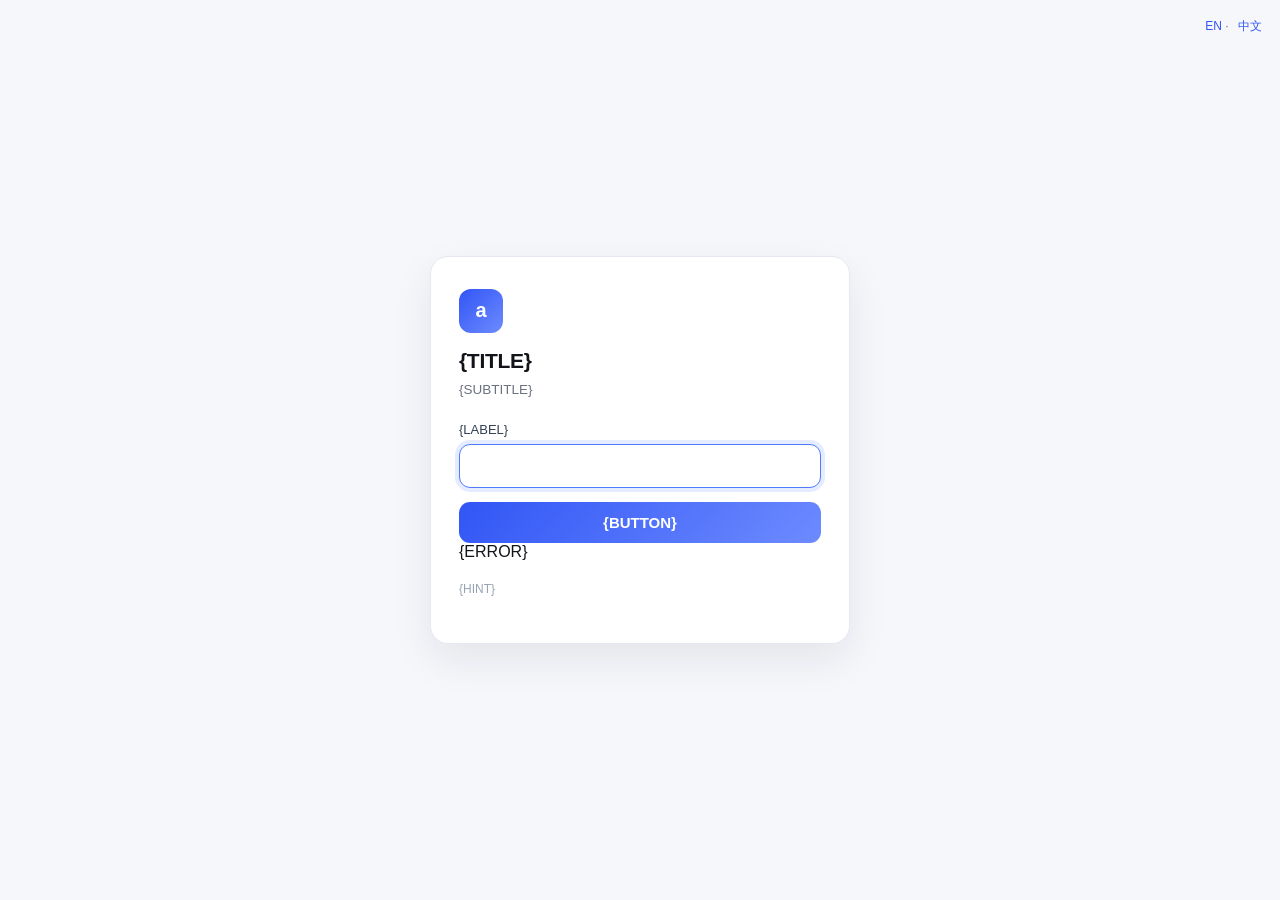
<file: gate/templates/index.html>
<!doctype html>
<html lang="zh-CN">
<head>
<meta charset="utf-8" />
<meta name="viewport" content="width=device-width, initial-scale=1" />
<title>ailexc · 简历下载</title>
<meta name="robots" content="noindex,nofollow" />
<style>
  :root { color-scheme: light; }
  * { box-sizing: border-box; }
  body {
    margin: 0; min-height: 100vh; display: grid; place-items: center;
    background: #f6f7fb; color: #12141a; padding: 24px;
    font-family: -apple-system, BlinkMacSystemFont, "Segoe UI", "PingFang SC", "Microsoft YaHei", sans-serif;
  }
  .card {
    width: 100%; max-width: 420px; background: #fff; border: 1px solid #e6e8ef;
    border-radius: 18px; padding: 32px 28px;
    box-shadow: 0 16px 40px rgba(16,24,40,.08);
  }
  .mark {
    width: 44px; height: 44px; border-radius: 12px; display: grid; place-items: center;
    background: linear-gradient(135deg,#3155f5,#6d8bff); color: #fff; font-weight: 700; font-size: 20px;
    margin-bottom: 16px;
  }
  h1 { margin: 0 0 6px; font-size: 21px; letter-spacing: -.3px; }
  p.sub { margin: 0 0 22px; color: #6b7280; font-size: 13.5px; line-height: 1.6; }
  label { display: block; font-size: 13px; color: #344054; margin-bottom: 7px; }
  input {
    width: 100%; padding: 12px 14px; font-size: 16px; letter-spacing: .35em;
    border: 1px solid #d0d5dd; border-radius: 11px; outline: none; background: #fff;
  }
  input:focus { border-color: #4f7bff; box-shadow: 0 0 0 4px rgba(79,123,255,.14); }
  button {
    width: 100%; margin-top: 14px; padding: 12px; border: 0; border-radius: 11px;
    background: linear-gradient(135deg,#3155f5,#6d8bff); color: #fff; font-size: 15px; font-weight: 600;
    cursor: pointer;
  }
  button:active { transform: translateY(1px); }
  .err { margin-top: 12px; color: #d92d20; font-size: 13px; }
  .hint { margin-top: 18px; color: #98a2b3; font-size: 12px; line-height: 1.7; }
  .ok { color: #067647; font-size: 14px; line-height: 1.8; }
  a.dl {
    display: inline-block; margin-top: 16px; padding: 11px 18px; border-radius: 11px;
    background: #3155f5; color: #fff; text-decoration: none; font-size: 14px; font-weight: 600;
  }
  .lang { position: fixed; top: 18px; right: 18px; font-size: 12px; color: #6b7280; }
  .lang a { color: #3155f5; text-decoration: none; margin-left: 6px; }
</style>
</head>
<body>
<div class="lang"><a href="/resume?lang=en">EN</a> · <a href="/resume?lang=zh">中文</a></div>
<div class="card">
  <div class="mark">a</div>
  <h1>{TITLE}</h1>
  <p class="sub">{SUBTITLE}</p>
  <form method="post" action="/resume/verify">
    <input type="hidden" name="lang" value="{LANG}" />
    <label for="code">{LABEL}</label>
    <input id="code" name="code" inputmode="numeric" autocomplete="off" maxlength="8" required autofocus />
    <button type="submit">{BUTTON}</button>
  </form>
  {ERROR}
  <p class="hint">{HINT}</p>
</div>
</body>
</html>
</file>
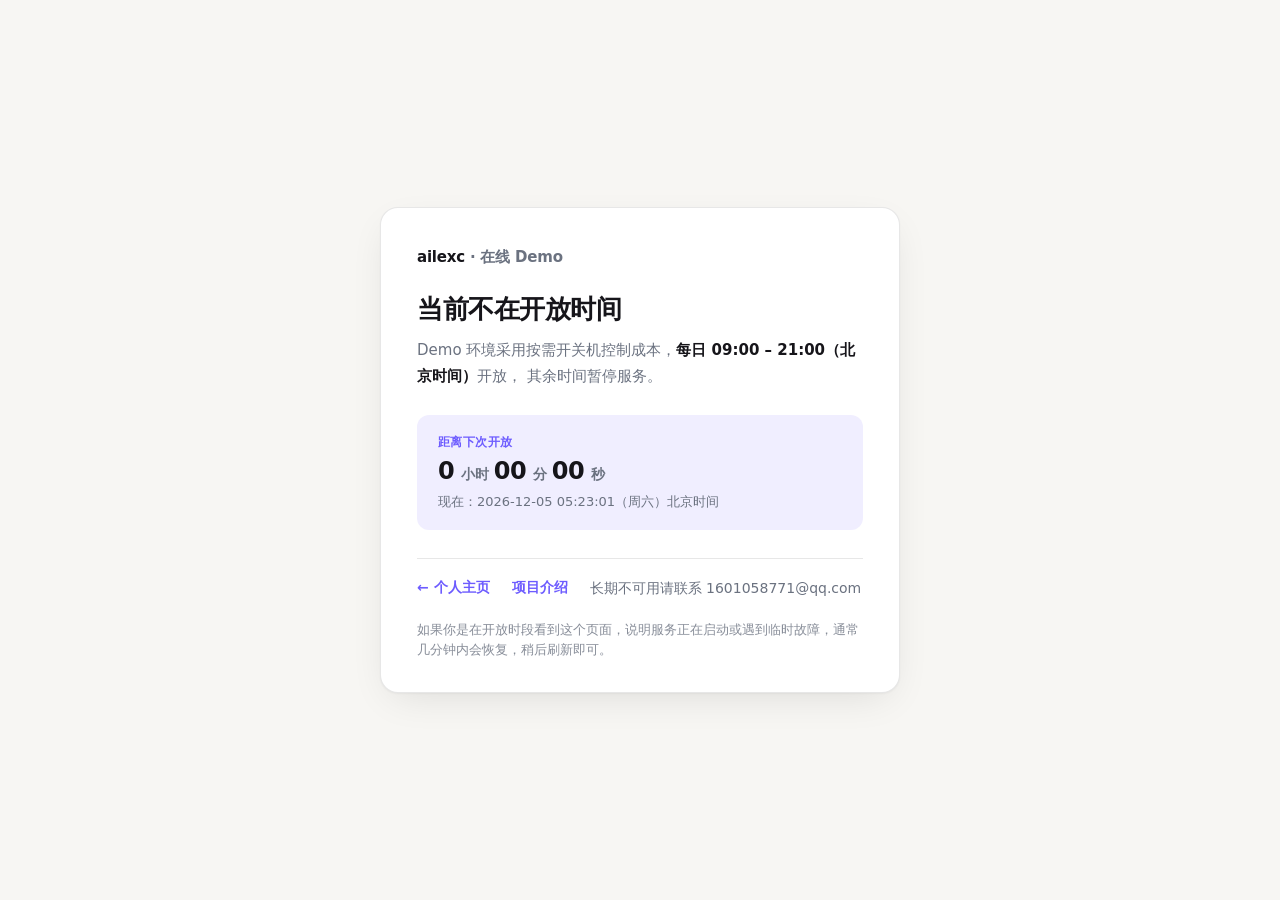
<file: public/maintenance/index.html>
<!DOCTYPE html>
<html lang="zh-CN">
<head>
<meta charset="utf-8" />
<meta name="viewport" content="width=device-width, initial-scale=1" />
<meta name="robots" content="noindex,nofollow" />
<title>Demo 暂未开放 · ailexc</title>
<style>
  :root {
    --bg: #f7f6f3;
    --card: #ffffff;
    --ink: #16151a;
    --muted: #6b7280;
    --line: rgba(22, 21, 26, .1);
    --accent: #6d5cff;
    --accent-soft: rgba(109, 92, 255, .1);
    --warn: #b45309;
    --warn-soft: rgba(180, 83, 9, .08);
  }
  @media (prefers-color-scheme: dark) {
    :root {
      --bg: #0e0d12;
      --card: #17161d;
      --ink: #f2f1f5;
      --muted: #9aa0aa;
      --line: rgba(242, 241, 245, .1);
      --accent: #a99cff;
      --accent-soft: rgba(169, 156, 255, .12);
      --warn: #f0b267;
      --warn-soft: rgba(240, 178, 103, .1);
    }
  }
  * { box-sizing: border-box; }
  html, body { height: 100%; }
  body {
    margin: 0;
    display: grid;
    place-items: center;
    padding: 32px 20px;
    background: var(--bg);
    color: var(--ink);
    font-family: -apple-system, BlinkMacSystemFont, "Segoe UI", "PingFang SC",
                 "Hiragino Sans GB", "Microsoft YaHei", system-ui, sans-serif;
    -webkit-font-smoothing: antialiased;
  }
  .card {
    width: 100%;
    max-width: 520px;
    background: var(--card);
    border: 1px solid var(--line);
    border-radius: 18px;
    padding: 40px 36px 32px;
    box-shadow: 0 1px 2px rgba(0, 0, 0, .04), 0 12px 40px -12px rgba(0, 0, 0, .12);
  }
  .brand {
    margin: 0 0 26px;
    font-size: 15px;
    font-weight: 700;
    letter-spacing: -.2px;
    color: var(--muted);
  }
  .brand b { color: var(--ink); }
  h1 {
    margin: 0;
    font-size: 26px;
    line-height: 1.3;
    letter-spacing: -.5px;
  }
  .lede {
    margin: 12px 0 0;
    font-size: 15px;
    line-height: 1.7;
    color: var(--muted);
  }
  .lede strong { color: var(--ink); font-weight: 650; }

  .panel {
    margin: 26px 0 0;
    padding: 18px 20px;
    border-radius: 12px;
    background: var(--accent-soft);
    border: 1px solid transparent;
  }
  .panel.is-warn {
    background: var(--warn-soft);
    color: var(--warn);
  }
  .panel-label {
    margin: 0;
    font-size: 12px;
    font-weight: 650;
    letter-spacing: .4px;
    text-transform: uppercase;
    color: var(--accent);
  }
  .panel.is-warn .panel-label { color: var(--warn); }
  .countdown {
    margin: 6px 0 0;
    font-size: 24px;
    font-weight: 700;
    letter-spacing: -.6px;
    font-variant-numeric: tabular-nums;
  }
  .countdown small {
    font-size: 14px;
    font-weight: 600;
    letter-spacing: 0;
    color: var(--muted);
    margin-left: 2px;
  }
  .now {
    margin: 8px 0 0;
    font-size: 13px;
    color: var(--muted);
    font-variant-numeric: tabular-nums;
  }

  .foot {
    margin-top: 28px;
    padding-top: 20px;
    border-top: 1px solid var(--line);
    display: flex;
    flex-wrap: wrap;
    gap: 10px 22px;
    align-items: center;
    font-size: 14px;
  }
  .foot a {
    color: var(--accent);
    font-weight: 600;
    text-decoration: none;
    border-bottom: 1px solid transparent;
  }
  .foot a:hover { border-bottom-color: currentColor; }
  .foot .mail { color: var(--muted); font-weight: 500; }

  .hint {
    margin: 22px 0 0;
    font-size: 12.5px;
    line-height: 1.6;
    color: var(--muted);
    opacity: .8;
  }
  @media (max-width: 480px) {
    .card { padding: 32px 24px 26px; border-radius: 16px; }
    h1 { font-size: 22px; }
    .countdown { font-size: 21px; }
  }
</style>
</head>
<body>
  <main class="card">
    <p class="brand"><b>ailexc</b> · 在线 Demo</p>

    <h1 id="title">当前不在开放时间</h1>
    <p class="lede" id="lede">
      Demo 环境采用按需开关机控制成本，<strong>每日 09:00 – 21:00（北京时间）</strong>开放，
      其余时间暂停服务。
    </p>

    <section class="panel" id="panel">
      <p class="panel-label" id="panelLabel">距离下次开放</p>
      <p class="countdown" id="countdown">—</p>
      <p class="now" id="now"></p>
    </section>

    <div class="foot">
      <a href="https://ailexc.com/">← 个人主页</a>
      <a href="https://devops.ailexc.com/index.html">项目介绍</a>
      <span class="mail">长期不可用请联系 1601058771@qq.com</span>
    </div>

    <p class="hint">
      如果你是在开放时段看到这个页面，说明服务正在启动或遇到临时故障，通常几分钟内会恢复，稍后刷新即可。
    </p>
  </main>

<script>
(function () {
  "use strict";

  var OPEN_HOUR = 9;    // 每日开放（北京时间）
  var CLOSE_HOUR = 21;  // 每日关闭（北京时间）
  var TZ = "Asia/Shanghai";

  var elTitle = document.getElementById("title");
  var elLede = document.getElementById("lede");
  var elPanel = document.getElementById("panel");
  var elLabel = document.getElementById("panelLabel");
  var elCountdown = document.getElementById("countdown");
  var elNow = document.getElementById("now");

  // 取北京时间的分量（不依赖访问者本机时区）
  function bjParts() {
    var fmt = new Intl.DateTimeFormat("zh-CN", {
      timeZone: TZ, hour12: false,
      year: "numeric", month: "2-digit", day: "2-digit",
      hour: "2-digit", minute: "2-digit", second: "2-digit",
      weekday: "short"
    });
    var out = {};
    var parts = fmt.formatToParts(new Date());
    for (var i = 0; i < parts.length; i++) {
      out[parts[i].type] = parts[i].value;
    }
    return out;
  }

  // 以北京时间为准构造 Date（后续做时间差运算）
  function bjNow() {
    var p = bjParts();
    var hh = p.hour === "24" ? "00" : p.hour;
    return {
      date: new Date(p.year + "-" + p.month + "-" + p.day + "T" + hh + ":" + p.minute + ":" + p.second + "+08:00"),
      label: p.year + "-" + p.month + "-" + p.day + " " + hh + ":" + p.minute + ":" + p.second,
      weekday: p.weekday,
      hour: parseInt(hh, 10)
    };
  }

  function pad(n) { return n < 10 ? "0" + n : String(n); }

  function render() {
    var now = bjNow();
    var hour = now.hour;

    // 在开放窗口内却看到本页 → 服务异常/启动中，而非计划关机
    var inWindow = hour >= OPEN_HOUR && hour < CLOSE_HOUR;

    var target = new Date(now.date.getTime());
    if (inWindow || hour >= CLOSE_HOUR) {
      // 下一次开放是明天 09:00
      target.setDate(target.getDate() + 1);
    }
    target.setHours(OPEN_HOUR, 0, 0, 0);

    if (inWindow) {
      elTitle.textContent = "服务正在启动或临时异常";
      elLede.innerHTML = "当前处于开放时段（每日 <strong>09:00 – 21:00</strong>），" +
        "但服务暂未响应，通常几分钟内会恢复，请稍后刷新。";
      elPanel.classList.add("is-warn");
      elLabel.textContent = "若持续无法访问";
      elCountdown.innerHTML = "请联系我<small> 1601058771@qq.com</small>";
    } else {
      var ms = target.getTime() - now.date.getTime();
      if (ms < 0) ms = 0;
      var totalSec = Math.floor(ms / 1000);
      var hh = Math.floor(totalSec / 3600);
      var mm = Math.floor((totalSec % 3600) / 60);
      var ss = totalSec % 60;
      elPanel.classList.remove("is-warn");
      elLabel.textContent = "距离下次开放";
      elCountdown.innerHTML =
        hh + "<small> 小时 </small>" + pad(mm) + "<small> 分 </small>" + pad(ss) + "<small> 秒</small>";
    }

    elNow.textContent = "现在：" + now.label + "（" + now.weekday + "）北京时间";
  }

  render();
  setInterval(render, 1000);
})();
</script>
</body>
</html>
</file>
